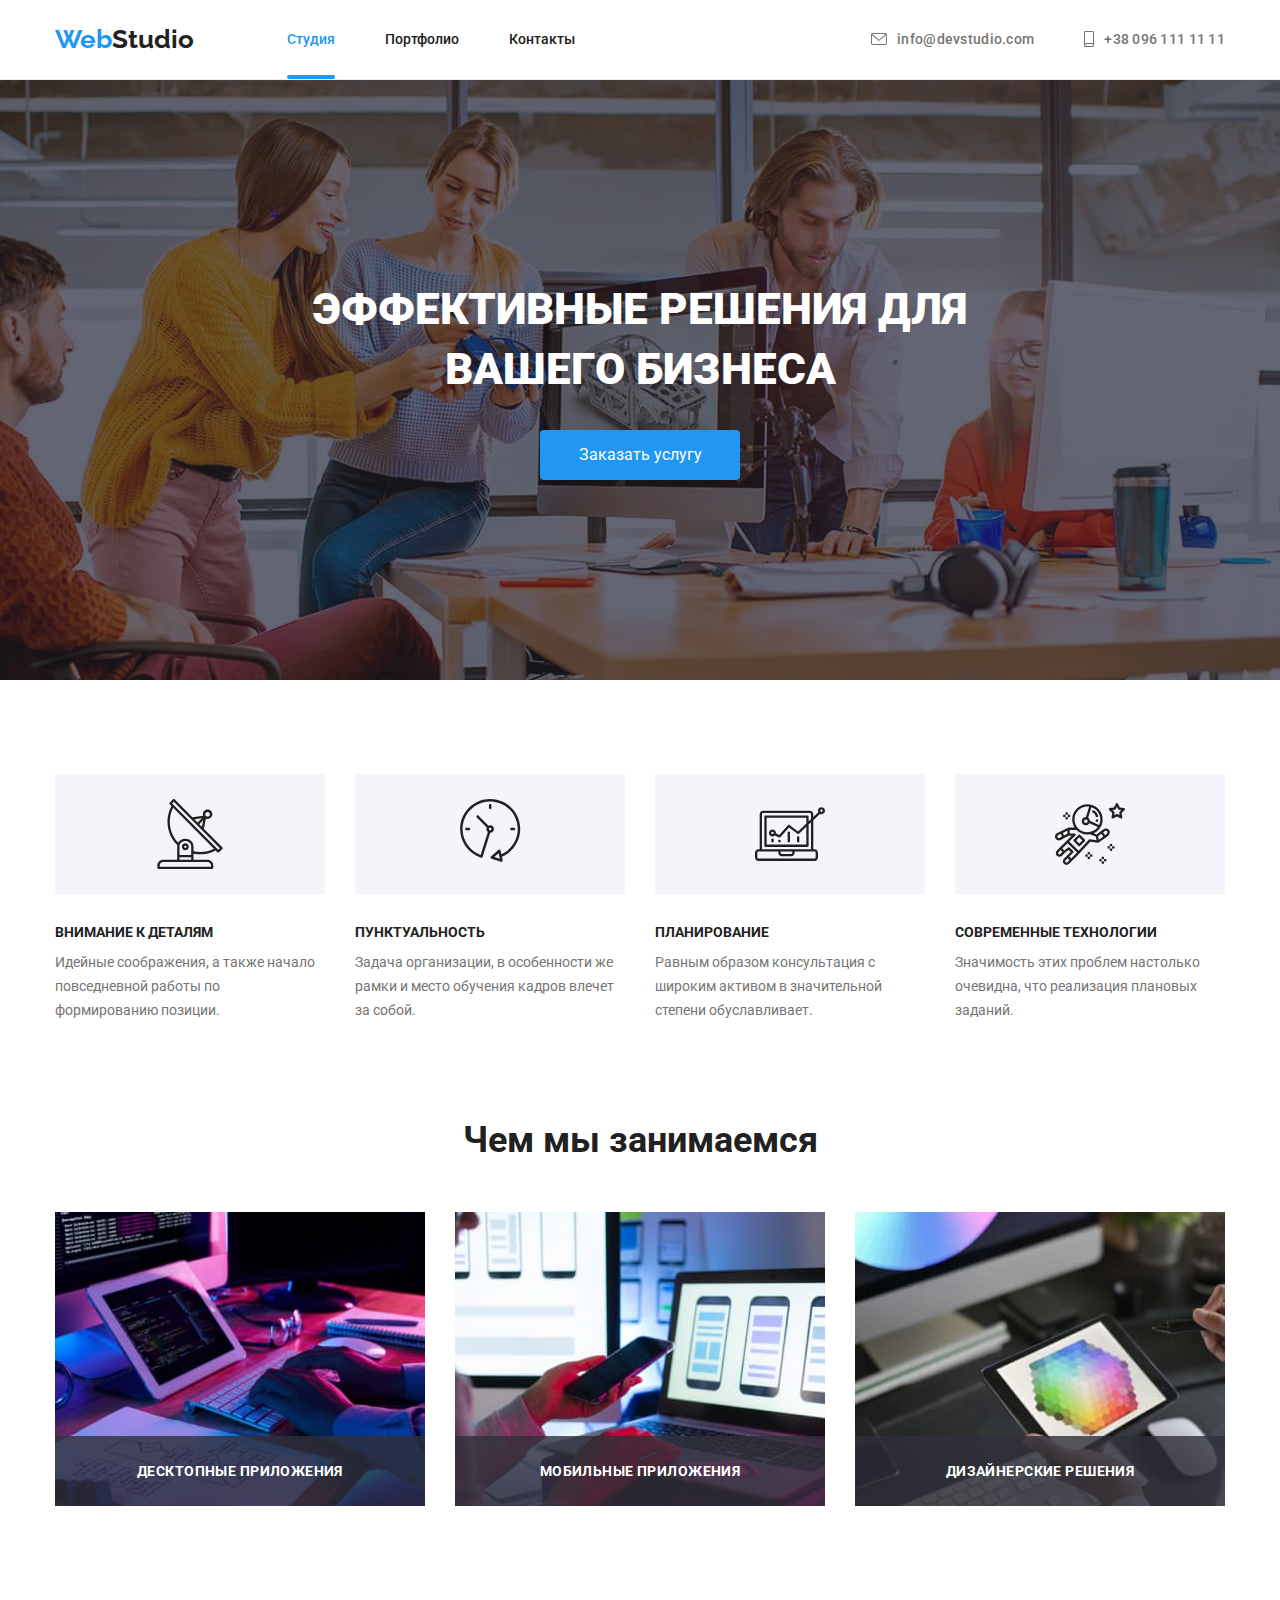
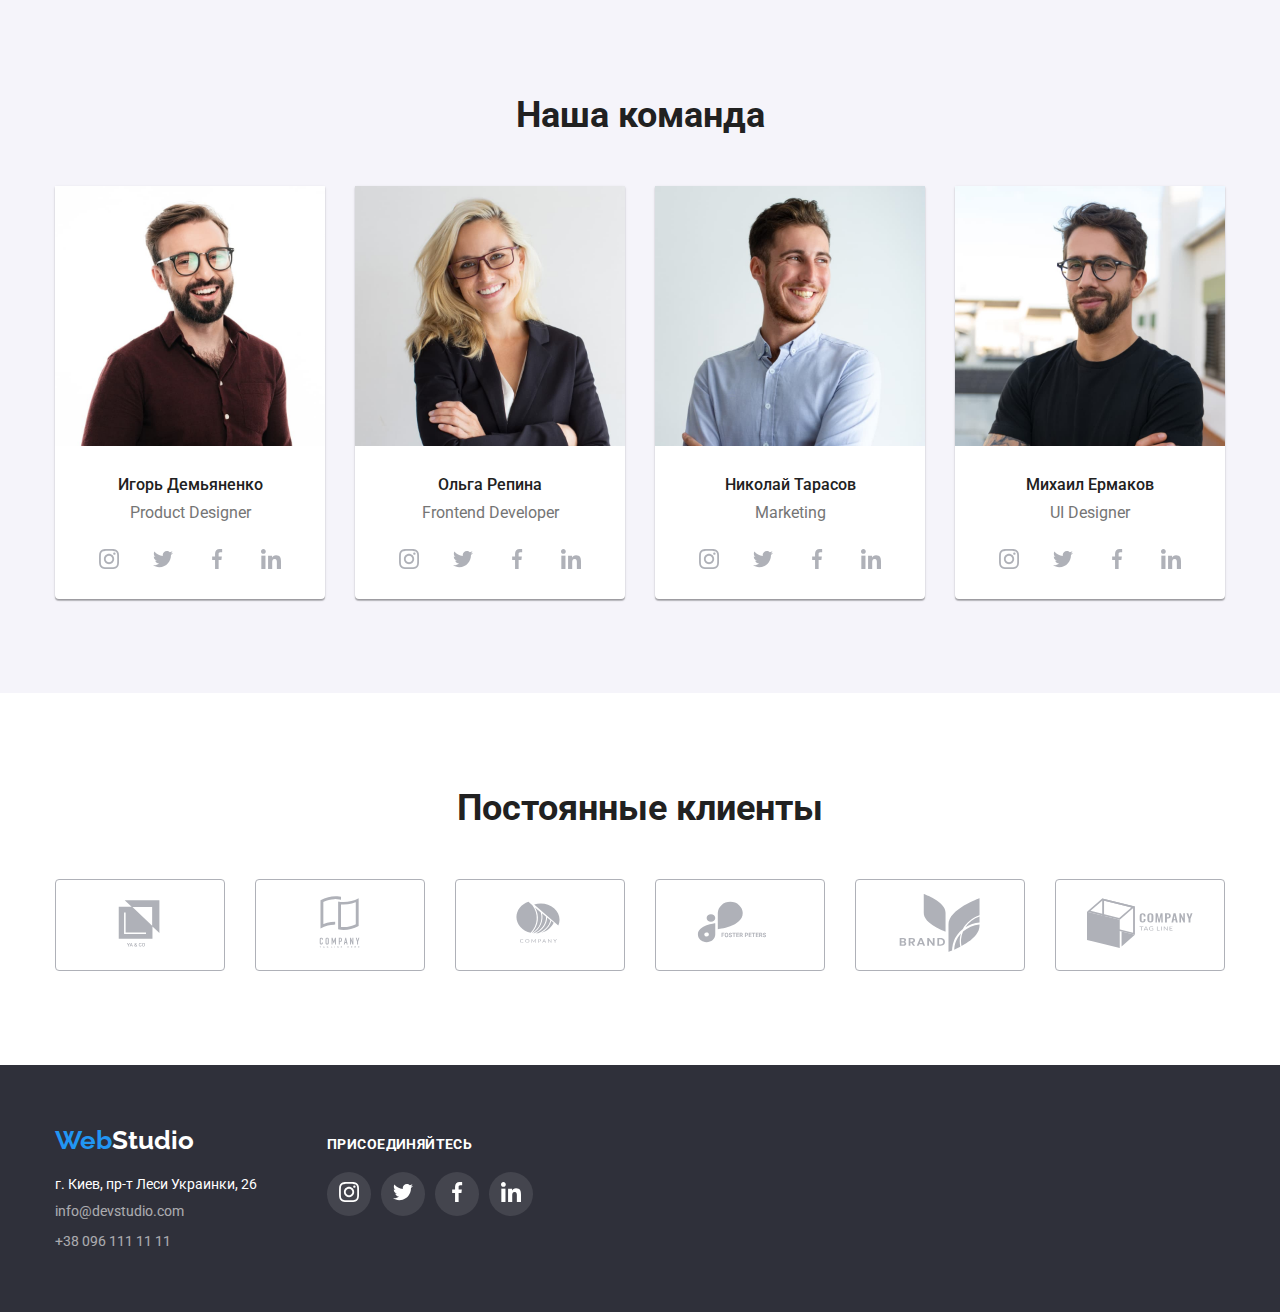
<file: index.html>
<!DOCTYPE html>
<html lang="ru">
  <head>
    <meta charset="UTF-8" />
    <meta http-equiv="X-UA-Compatible" content="IE=edge" />
    <meta name="viewport" content="width=device-width, initial-scale=1.0" />
    <title>Студия</title>
    <link rel="stylesheet" href="./css//modern-normalize.css" />
    <link rel="preconnect" href="https://fonts.gstatic.com" />
    <link
      href="https://fonts.googleapis.com/css2?family=Raleway:wght@700&family=Roboto:wght@400;500;700;900&display=swap"
      rel="stylesheet"
    />
    <link rel="stylesheet" href="./css//styles.css" />
  </head>
  <body>
    <!-- HEADER -->

    <header class="header">
      <div class="container header-container">
        <nav class="nav">
          <a href="./index.html" class="logo link"
            ><span class="accent">Web</span>Studio</a
          >
          <ul class="site-nav list">
            <li class="nav-item">
              <a class="nav-link link curent" href="./index.html">Студия</a>
            </li>
            <li class="nav-item">
              <a class="nav-link link" href="./portfolio.html">Портфолио</a>
            </li>
            <li class="nav-item">
              <a class="nav-link link" href="#">Контакты</a>
            </li>
          </ul>
        </nav>

        <ul class="contacts list">
          <li class="contacts-item">
            <a class="contacts-link link" href="mailto:info@devstudio.com">
              <svg class="contacts-list-icon icon-envelope">
                <use href="./images/icons.svg#icon-envelope"></use>
              </svg>
              info@devstudio.com
            </a>
          </li>
          <li class="contacts-item">
            <a class="contacts-link link" href="tel:+380961111111">
              <svg class="contacts-list-icon icon-smartphone">
                <use href="./images/icons.svg#icon-smartphone"></use>
              </svg>
              +38 096 111 11 11</a
            >
          </li>
        </ul>
      </div>
    </header>

    <!-- MAIN -->

    <main>
      <section class="hero">
        <h1 class="hero-title">Эффективные решения для вашего бизнеса</h1>
        <button class="hero-btn" type="button" data-modal-open>
          Заказать услугу
        </button>

        <div class="backdrop is-hidden" data-modal>
          <div class="modal">
            <div class="modal-cross" data-modal-close>
              <img src="./images/cross.svg" width="11" alt="Крестик" />
            </div>
          </div>
        </div>
      </section>

      <section class="about section">
        <div class="container">
          <h2 class="title visually-hidden">Про компанию</h2>
          <ul class="about-list list">
            <li class="about-list-item">
              <div class="about-list-icon">
                <svg class="about-svg" width="70px" height="70px">
                  <use href="./images/icons.svg#icon-antenna"></use>
                </svg>
              </div>

              <h3 class="about-subtitle">Внимание к деталям</h3>
              <p class="about-description">
                Идейные соображения, а также начало повседневной работы по
                формированию позиции.
              </p>
            </li>
            <li class="about-list-item icon-clock">
              <div class="about-list-icon">
                <svg class="about-svg" width="70px" height="70px">
                  <use href="./images/icons.svg#icon-clock"></use>
                </svg>
              </div>
              <h3 class="about-subtitle">Пунктуальность</h3>
              <p class="about-description">
                Задача организации, в особенности же рамки и место обучения
                кадров влечет за собой.
              </p>
            </li>
            <li class="about-list-item icon-diagram">
              <div class="about-list-icon">
                <svg class="about-svg" width="70px" height="70px">
                  <use href="./images/icons.svg#icon-diagram"></use>
                </svg>
              </div>
              <h3 class="about-subtitle">Планирование</h3>
              <p class="about-description">
                Равным образом консультация с широким активом в значительной
                степени обуславливает.
              </p>
            </li>
            <li class="about-list-item icon-astronaut">
              <div class="about-list-icon">
                <svg class="about-svg" width="70px" height="70px">
                  <use href="./images/icons.svg#icon-astronaut"></use>
                </svg>
              </div>
              <h3 class="about-subtitle">Современные технологии</h3>
              <p class="about-description">
                Значимость этих проблем настолько очевидна, что реализация
                плановых заданий.
              </p>
            </li>
          </ul>
        </div>
      </section>

      <section class="our-work section">
        <div class="container">
          <h2 class="title">Чем мы занимаемся</h2>
          <ul class="our-work-list list">
            <li class="our-work-item">
              <div class="our-overlay">
                <img
                  src="./images/img1.jpg"
                  width="370"
                  alt="Человек работает за компьютером"
                />
                <p>Десктопные приложения</p>
              </div>
            </li>
            <li class="our-work-item">
              <div class="our-overlay">
                <img
                  src="./images/img2.jpg"
                  width="370"
                  alt="Человек с телефон в руке работает за компьютером"
                />
                <p>Мобильные приложения</p>
              </div>
            </li>
            <li class="our-work-item">
              <div class="our-overlay">
                <img
                  src="./images//img3.jpg"
                  width="370"
                  alt="Человек держит в левой руке планшет"
                />
                <p>Дизайнерские решения</p>
              </div>
            </li>
          </ul>
        </div>
      </section>

      <section class="team section">
        <div class="container">
          <h2 class="title">Наша команда</h2>
          <ul class="team-list list">
            <li class="team-item">
              <img
                src="./images/img4.jpg"
                width="270"
                alt="Фотография Игоря Демьяненка"
              />
              <div class="card-info">
                <h3 class="team-subtitle">Игорь Демьяненко</h3>
                <p class="team-description">Product Designer</p>
                <ul class="team-social-list">
                  <li class="team-social-list-item">
                    <a href="" class="social-item-limk">
                      <svg class="social-svg">
                        <use href="./images/icons.svg#icon-instagram"></use>
                      </svg>
                    </a>
                  </li>
                  <li class="team-social-list-item">
                    <a href="" class="social-item-limk">
                      <svg class="social-svg">
                        <use href="./images/icons.svg#icon-twitter"></use>
                      </svg>
                    </a>
                  </li>
                  <li class="team-social-list-item">
                    <a href="" class="social-item-limk">
                      <svg class="social-svg">
                        <use href="./images/icons.svg#icon-facebook"></use>
                      </svg>
                    </a>
                  </li>
                  <li class="team-social-list-item">
                    <a href="" class="social-item-limk">
                      <svg class="social-svg">
                        <use href="./images/icons.svg#icon-linkedin"></use>
                      </svg>
                    </a>
                  </li>
                </ul>
              </div>
            </li>
            <li class="team-item">
              <img
                src="./images/img5.jpg"
                width="270"
                alt="Фотография Ольги Репиной"
              />
              <div class="card-info">
                <h3 class="team-subtitle">Ольга Репина</h3>
                <p class="team-description">Frontend Developer</p>
                <ul class="team-social-list">
                  <li class="team-social-list-item">
                    <a href="" class="social-item-limk">
                      <svg class="social-svg">
                        <use href="./images/icons.svg#icon-instagram"></use>
                      </svg>
                    </a>
                  </li>
                  <li class="team-social-list-item">
                    <a href="" class="social-item-limk">
                      <svg class="social-svg">
                        <use href="./images/icons.svg#icon-twitter"></use>
                      </svg>
                    </a>
                  </li>
                  <li class="team-social-list-item">
                    <a href="" class="social-item-limk">
                      <svg class="social-svg">
                        <use href="./images/icons.svg#icon-facebook"></use>
                      </svg>
                    </a>
                  </li>
                  <li class="team-social-list-item">
                    <a href="" class="social-item-limk">
                      <svg class="social-svg">
                        <use href="./images/icons.svg#icon-linkedin"></use>
                      </svg>
                    </a>
                  </li>
                </ul>
              </div>
            </li>
            <li class="team-item">
              <img
                src="./images/img6.jpg"
                width="270"
                alt="Фотография Николая Тарасова"
              />
              <div class="card-info">
                <h3 class="team-subtitle">Николай Тарасов</h3>
                <p class="team-description">Marketing</p>
                <ul class="team-social-list">
                  <li class="team-social-list-item">
                    <a href="" class="social-item-limk">
                      <svg class="social-svg">
                        <use href="./images/icons.svg#icon-instagram"></use>
                      </svg>
                    </a>
                  </li>
                  <li class="team-social-list-item">
                    <a href="" class="social-item-limk">
                      <svg class="social-svg">
                        <use href="./images/icons.svg#icon-twitter"></use>
                      </svg>
                    </a>
                  </li>
                  <li class="team-social-list-item">
                    <a href="" class="social-item-limk">
                      <svg class="social-svg">
                        <use href="./images/icons.svg#icon-facebook"></use>
                      </svg>
                    </a>
                  </li>
                  <li class="team-social-list-item">
                    <a href="" class="social-item-limk">
                      <svg class="social-svg">
                        <use href="./images/icons.svg#icon-linkedin"></use>
                      </svg>
                    </a>
                  </li>
                </ul>
              </div>
            </li>
            <li class="team-item">
              <img
                src="./images/img7.jpg"
                width="270"
                alt="Фотография Михаила Ермакова"
              />
              <div class="card-info">
                <h3 class="team-subtitle">Михаил Ермаков</h3>
                <p class="team-description">UI Designer</p>
                <ul class="team-social-list">
                  <li class="team-social-list-item">
                    <a href="" class="social-item-limk">
                      <svg class="social-svg">
                        <use href="./images/icons.svg#icon-instagram"></use>
                      </svg>
                    </a>
                  </li>
                  <li class="team-social-list-item">
                    <a href="" class="social-item-limk">
                      <svg class="social-svg">
                        <use href="./images/icons.svg#icon-twitter"></use>
                      </svg>
                    </a>
                  </li>
                  <li class="team-social-list-item">
                    <a href="" class="social-item-limk">
                      <svg class="social-svg">
                        <use href="./images/icons.svg#icon-facebook"></use>
                      </svg>
                    </a>
                  </li>
                  <li class="team-social-list-item">
                    <a href="" class="social-item-limk">
                      <svg class="social-svg">
                        <use href="./images/icons.svg#icon-linkedin"></use>
                      </svg>
                    </a>
                  </li>
                </ul>
              </div>
            </li>
          </ul>
        </div>
      </section>

      <section class="client section">
        <div class="container">
          <h2 class="title">Постоянные клиенты</h2>
          <ul class="client-list">
            <li class="client-item">
              <a href="" class="client-link">
                <svg class="client-svg">
                  <use href="./images/icons.svg#icon-logo1"></use>
                </svg>
              </a>
            </li>
            <li class="client-item">
              <a href="" class="client-link">
                <svg class="client-svg">
                  <use href="./images/icons.svg#icon-logo2"></use>
                </svg>
              </a>
            </li>
            <li class="client-item">
              <a href="" class="client-link">
                <svg class="client-svg">
                  <use href="./images/icons.svg#icon-logo3"></use>
                </svg>
              </a>
            </li>
            <li class="client-item">
              <a href="" class="client-link">
                <svg class="client-svg">
                  <use href="./images/icons.svg#icon-logo4"></use>
                </svg>
              </a>
            </li>
            <li class="client-item">
              <a href="" class="client-link">
                <svg class="client-svg">
                  <use href="./images/icons.svg#icon-logo5"></use>
                </svg>
              </a>
            </li>
            <li class="client-item">
              <a href="" class="client-link">
                <svg class="client-svg">
                  <use href="./images/icons.svg#icon-logo6"></use>
                </svg>
              </a>
            </li>
          </ul>
        </div>
      </section>
    </main>

    <!-- FOOTER -->

    <footer class="footer">
      <div class="container footer-container">
        <div class="footer-left-side">
          <a href="./index.html" class="logo link"
            ><span class="accent">Web</span>Studio</a
          >
          <address class="address">
            <p class="office-address">г. Киев, пр-т Леси Украинки, 26</p>
            <ul class="contacts list">
              <li class="contacts-item">
                <a class="contacts-link link" href="mailto:info@devstudio.com"
                  >info@devstudio.com</a
                >
              </li>
              <li class="contacts-item">
                <a class="contacts-link link" href="tel:+380961111111"
                  >+38 096 111 11 11</a
                >
              </li>
            </ul>
          </address>
        </div>

        <div class="social-footer">
          <h2 class="social-title">Присоединяйтесь</h2>
          <ul class="footer-social">
            <li class="footer-social-item">
              <a href="" class="footer-social-link">
                <svg class="footer-svg">
                  <use href="./images/icons.svg#icon-instagram"></use>
                </svg>
              </a>
            </li>
            <li class="footer-social-item">
              <a href="" class="footer-social-link">
                <svg class="footer-svg">
                  <use href="./images/icons.svg#icon-twitter"></use>
                </svg>
              </a>
            </li>
            <li class="footer-social-item">
              <a href="" class="footer-social-link">
                <svg class="footer-svg">
                  <use href="./images/icons.svg#icon-facebook"></use>
                </svg>
              </a>
            </li>
            <li class="footer-social-item">
              <a href="" class="footer-social-link">
                <svg class="footer-svg">
                  <use href="./images/icons.svg#icon-linkedin"></use>
                </svg>
              </a>
            </li>
          </ul>
        </div>
      </div>
    </footer>

    <script src="./js/modal.js"></script>
  </body>
</html>
</file>
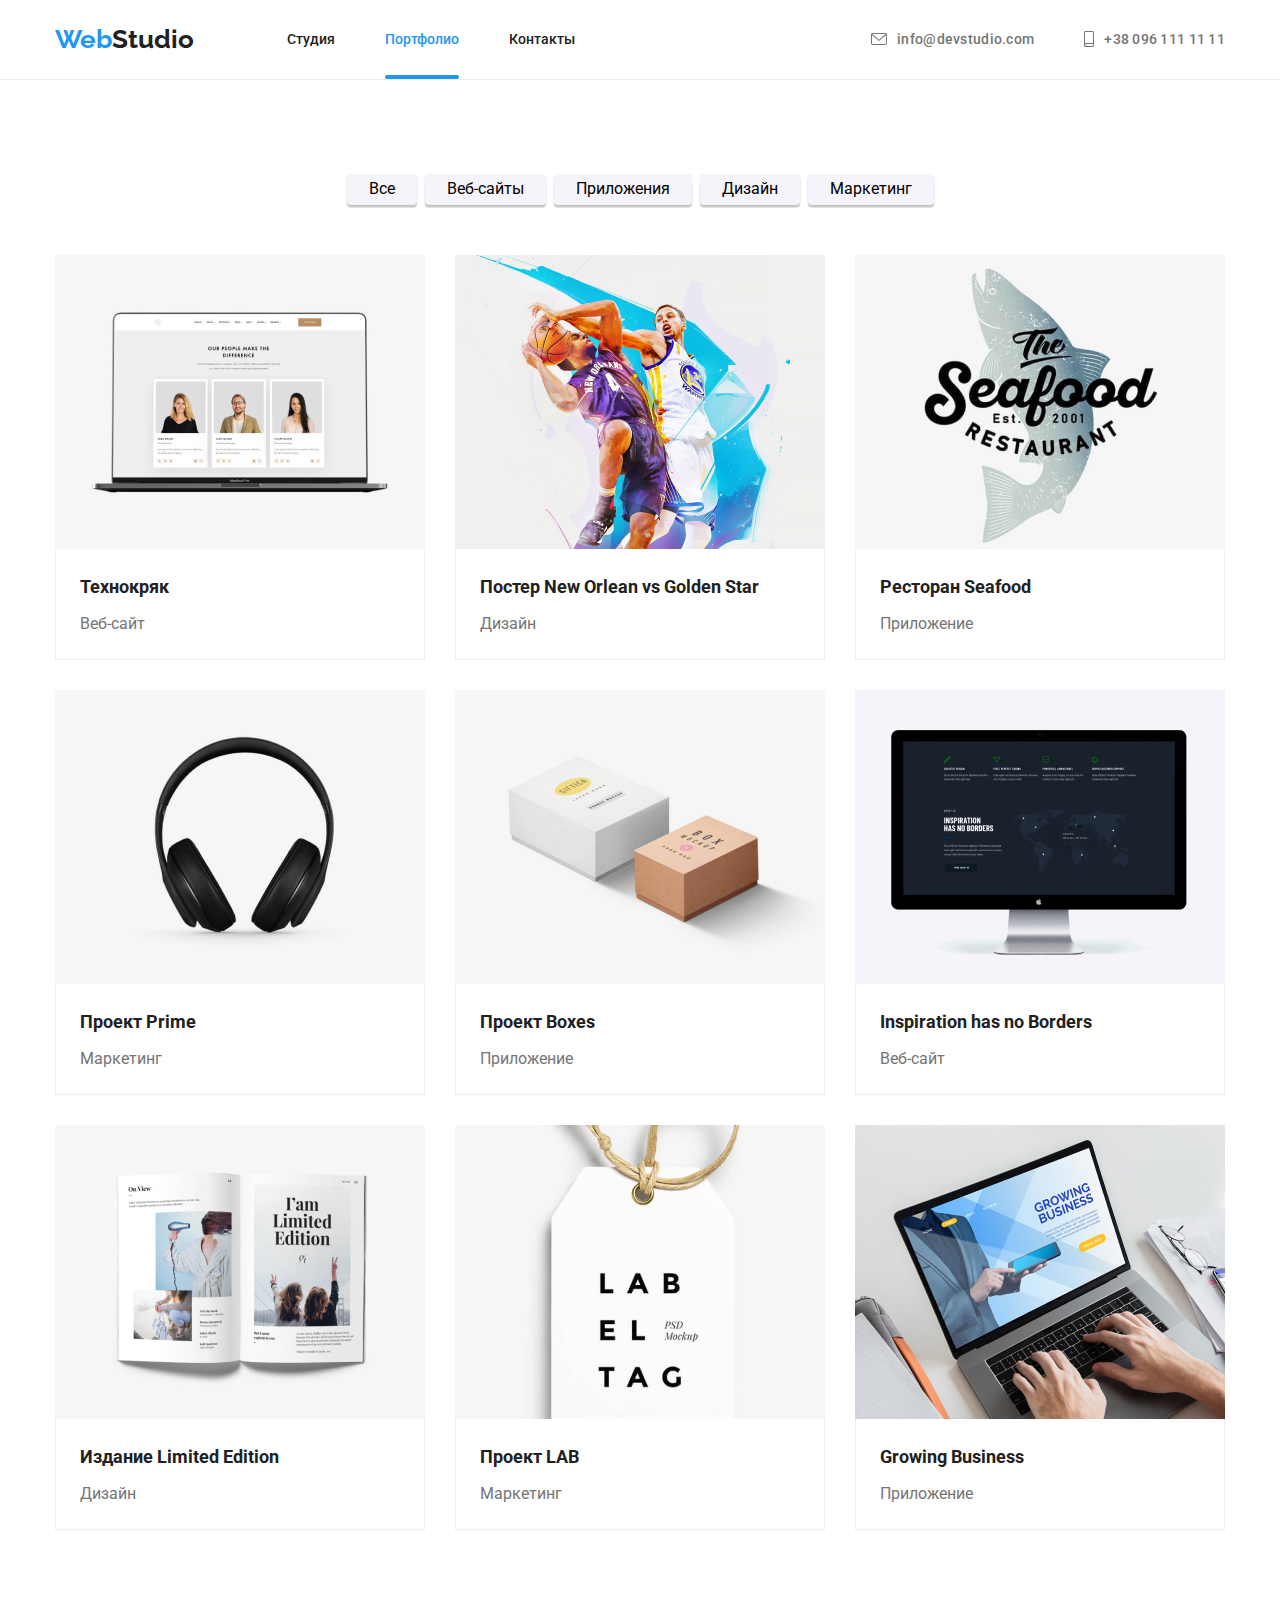
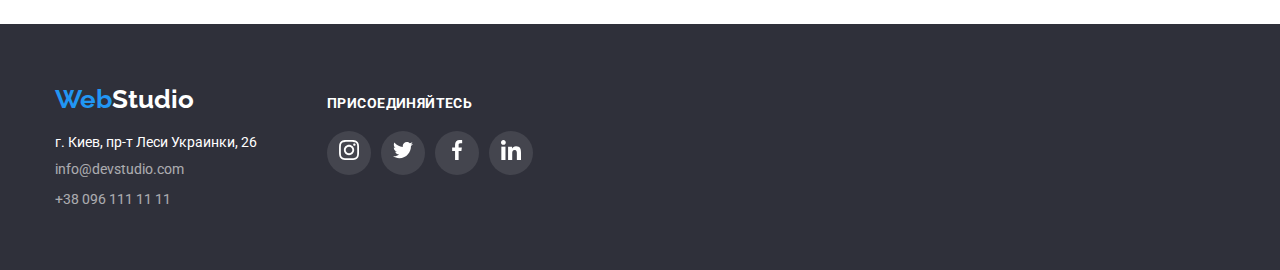
<file: portfolio.html>
<!DOCTYPE html>
<html lang="ru">
  <head>
    <meta charset="UTF-8" />
    <meta http-equiv="X-UA-Compatible" content="IE=edge" />
    <meta name="viewport" content="width=device-width, initial-scale=1.0" />
    <title>Портфолио</title>
    <link rel="stylesheet" href="./css//modern-normalize.css" />

    <link rel="preconnect" href="https://fonts.gstatic.com" />
    <link
      href="https://fonts.googleapis.com/css2?family=Raleway:wght@700&family=Roboto:wght@400;500;700;900&display=swap"
      rel="stylesheet"
    />
    <link rel="stylesheet" href="./css/styles.css" />
  </head>
  <body>
    <!-- HEADER -->

    <header class="header">
      <div class="container header-container">
        <nav class="nav">
          <a href="./index.html" class="logo link"
            ><span class="accent">Web</span>Studio</a
          >
          <ul class="site-nav list">
            <li class="nav-item">
              <a class="nav-link link" href="./index.html">Студия</a>
            </li>
            <li class="nav-item">
              <a class="nav-link link curent" href="./portfolio.html"
                >Портфолио</a
              >
            </li>
            <li class="nav-item">
              <a class="nav-link link" href="#">Контакты</a>
            </li>
          </ul>
        </nav>
        <ul class="contacts list">
          <li class="contacts-item">
            <a class="contacts-link link" href="mailto:info@devstudio.com">
              <svg class="contacts-list-icon icon-envelope">
                <use href="./images/icons.svg#icon-envelope"></use>
              </svg>
              info@devstudio.com
            </a>
          </li>
          <li class="contacts-item">
            <a class="contacts-link link" href="tel:+380961111111">
              <svg class="contacts-list-icon icon-smartphone">
                <use href="./images/icons.svg#icon-smartphone"></use>
              </svg>
              +38 096 111 11 11</a
            >
          </li>
        </ul>
      </div>
    </header>

    <!-- MAIN -->

    <main>
      <section class="section">
        <div class="container">
          <ul class="filtr-nav list">
            <li class="filtr-nav-item"><button type="button">Все</button></li>
            <li class="filtr-nav-item">
              <button type="button">Веб-сайты</button>
            </li>
            <li class="filtr-nav-item">
              <button type="button">Приложения</button>
            </li>
            <li class="filtr-nav-item">
              <button type="button">Дизайн</button>
            </li>
            <li class="filtr-nav-item">
              <button type="button">Маркетинг</button>
            </li>
          </ul>

          <ul class="projects list">
            <li class="projects-item">
              <div class="projects-thumb">
                <img src="./images/img8.jpg" width="370" alt="Ноутбук" />
                <div class="projects-overlay">
                  <p class="overlay-text">
                    Технокряк это современная площадка распространения
                    коронавируса. Компании используют эту платформу для
                    цифрового шпионажа и атак на защищённые сервера конкурентов.
                  </p>
                </div>
              </div>
              <div class="projects-info">
                <h2 class="projects-title">Технокряк</h2>
                <p class="projects-description">Веб-сайт</p>
              </div>
            </li>

            <li class="projects-item">
              <div class="projects-thumb">
                <img
                  src="./images/img9.jpg"
                  width="370"
                  alt="Два игрока в баскетбол"
                />
                <div class="projects-overlay">
                  <p class="overlay-text">
                    Технокряк это современная площадка распространения
                    коронавируса. Компании используют эту платформу для
                    цифрового шпионажа и атак на защищённые сервера конкурентов.
                  </p>
                </div>
              </div>
              <div class="projects-info">
                <h2 class="projects-title">Постер New Orlean vs Golden Star</h2>
                <p class="projects-description">Дизайн</p>
              </div>
            </li>

            <li class="projects-item">
              <div class="projects-thumb">
                <img
                  src="./images/img10.jpg"
                  width="370"
                  alt="Логотип ресторана"
                />
                <div class="projects-overlay">
                  <p class="overlay-text">
                    Технокряк это современная площадка распространения
                    коронавируса. Компании используют эту платформу для
                    цифрового шпионажа и атак на защищённые сервера конкурентов.
                  </p>
                </div>
              </div>
              <div class="projects-info">
                <h2 class="projects-title">Ресторан Seafood</h2>
                <p class="projects-description">Приложение</p>
              </div>
            </li>
            <li class="projects-item">
              <div class="projects-thumb">
                <img src="./images/img11.jpg" width="370" alt="Наушники" />
                <div class="projects-overlay">
                  <p class="overlay-text">
                    Технокряк это современная площадка распространения
                    коронавируса. Компании используют эту платформу для
                    цифрового шпионажа и атак на защищённые сервера конкурентов.
                  </p>
                </div>
              </div>
              <div class="projects-info">
                <h2 class="projects-title">Проект Prime</h2>
                <p class="projects-description">Маркетинг</p>
              </div>
            </li>

            <li class="projects-item">
              <div class="projects-thumb">
                <img
                  src="./images/img12.jpg"
                  width="370"
                  alt="Белая и коричневая коробки"
                />
                <div class="projects-overlay">
                  <p class="overlay-text">
                    Технокряк это современная площадка распространения
                    коронавируса. Компании используют эту платформу для
                    цифрового шпионажа и атак на защищённые сервера конкурентов.
                  </p>
                </div>
              </div>
              <div class="projects-info">
                <h2 class="projects-title">Проект Boxes</h2>
                <p class="projects-description">Приложение</p>
              </div>
            </li>

            <li class="projects-item">
              <div class="projects-thumb">
                <img src="./images/img13.jpg" width="370" alt="Монитор" />
                <div class="projects-overlay">
                  <p class="overlay-text">
                    Технокряк это современная площадка распространения
                    коронавируса. Компании используют эту платформу для
                    цифрового шпионажа и атак на защищённые сервера конкурентов.
                  </p>
                </div>
              </div>
              <div class="projects-info">
                <h2 class="projects-title">Inspiration has no Borders</h2>
                <p class="projects-description">Веб-сайт</p>
              </div>
            </li>

            <li class="projects-item">
              <div class="projects-thumb">
                <img
                  src="./images/img14.jpg"
                  width="370"
                  alt="Открытый буклет"
                />
                <div class="projects-overlay">
                  <p class="overlay-text">
                    Технокряк это современная площадка распространения
                    коронавируса. Компании используют эту платформу для
                    цифрового шпионажа и атак на защищённые сервера конкурентов.
                  </p>
                </div>
              </div>
              <div class="projects-info">
                <h2 class="projects-title">Издание Limited Edition</h2>
                <p class="projects-description">Дизайн</p>
              </div>
            </li>

            <li class="projects-item">
              <div class="projects-thumb">
                <img src="./images/img15.jpg" width="370" alt="Бирка" />
                <div class="projects-overlay">
                  <p class="overlay-text">
                    Технокряк это современная площадка распространения
                    коронавируса. Компании используют эту платформу для
                    цифрового шпионажа и атак на защищённые сервера конкурентов.
                  </p>
                </div>
              </div>
              <div class="projects-info">
                <h2 class="projects-title">Проект LAB</h2>
                <p class="projects-description">Маркетинг</p>
              </div>
            </li>

            <li class="projects-item">
              <div class="projects-thumb">
                <img
                  src="./images/img16.jpg"
                  width="370"
                  alt="Человек работает за ноутбуком"
                />
                <div class="projects-overlay">
                  <p class="overlay-text">
                    Технокряк это современная площадка распространения
                    коронавируса. Компании используют эту платформу для
                    цифрового шпионажа и атак на защищённые сервера конкурентов.
                  </p>
                </div>
              </div>
              <div class="projects-info">
                <h2 class="projects-title">Growing Business</h2>
                <p class="projects-description">Приложение</p>
              </div>
            </li>
          </ul>
        </div>
      </section>
    </main>

    <!-- FOOTER -->

    <footer class="footer">
      <div class="container footer-container">
        <div class="footer-left-side">
          <a href="./index.html" class="logo link"
            ><span class="accent">Web</span>Studio</a
          >
          <address class="address">
            <p class="office-address">г. Киев, пр-т Леси Украинки, 26</p>
            <ul class="contacts list">
              <li class="contacts-item">
                <a class="contacts-link link" href="mailto:info@devstudio.com"
                  >info@devstudio.com</a
                >
              </li>
              <li class="contacts-item">
                <a class="contacts-link link" href="tel:+380961111111"
                  >+38 096 111 11 11</a
                >
              </li>
            </ul>
          </address>
        </div>

        <div class="social-footer">
          <h2 class="social-title">Присоединяйтесь</h2>
          <ul class="footer-social">
            <li class="footer-social-item">
              <a href="" class="footer-social-link">
                <svg class="footer-svg">
                  <use href="./images/icons.svg#icon-instagram"></use>
                </svg>
              </a>
            </li>
            <li class="footer-social-item">
              <a href="" class="footer-social-link">
                <svg class="footer-svg">
                  <use href="./images/icons.svg#icon-twitter"></use>
                </svg>
              </a>
            </li>
            <li class="footer-social-item">
              <a href="" class="footer-social-link">
                <svg class="footer-svg">
                  <use href="./images/icons.svg#icon-facebook"></use>
                </svg>
              </a>
            </li>
            <li class="footer-social-item">
              <a href="" class="footer-social-link">
                <svg class="footer-svg">
                  <use href="./images/icons.svg#icon-linkedin"></use>
                </svg>
              </a>
            </li>
          </ul>
        </div>
      </div>
    </footer>
  </body>
</html>
</file>
<file: css/styles.css>
:root {
  --black-color: #212121;
  --blue-color: #2196f3;
  --grey-color: #757575;
  --white-color: #ffffff;
  --background-color: #2f303a;
  --light-white-color: #f5f4fa;
  --svg-color: #afb1b8;
}

body {
  font-family: "Roboto", sans-serif;
  color: var(--black-color);
}

.link {
  text-decoration: none;
  color: var(--black-color);
}

.list {
  list-style: none;
}

/* ========== COMPONENTS ========== */

.accent {
  color: var(--blue-color);
}

.contacts {
  font-weight: 500;
  font-size: 14px;
  line-height: 1.5;
}

.title {
  font-weight: 700;
  font-size: 36px;
  line-height: 1.17;
  text-align: center;
}

.curent {
  color: var(--blue-color);
}

.curent::before {
  position: absolute;
  content: "";
  height: 4px;
  width: 100%;
  background: var(--blue-color);
  bottom: 0;
  left: 0;
  border-radius: 2px;
}

.container {
  margin-left: auto;
  margin-right: auto;
  width: 1200px;
  padding-left: 15px;
  padding-right: 15px;
}

.section {
  padding-top: 94px;
  padding-bottom: 94px;
}

img {
  display: block;
}

.visually-hidden {
  position: absolute;
  width: 1px;
  height: 1px;
  margin: -1px;
  border: 0;
  padding: 0;

  white-space: nowrap;
  clip-path: inset(100%);
  clip: rect(0 0 0 0);
  overflow: hidden;
}

.contacts-list-icon {
  margin-right: 10px;
  fill: currentColor;
}

.icon-envelope {
  width: 16px;
  height: 12px;
}

.icon-smartphone {
  width: 10px;
  height: 16px;
}

.about-list-icon {
  display: flex;
  background-color: var(--light-white-color);
  width: 270px;
  height: 120px;
  align-items: center;
  justify-content: center;
  margin-bottom: 30px;
}

.about-svg {
  fill: var(--black-color);
}

svg {
  fill: var(--svg-color);
}
/* ========== END COMPONENTS ========== */

/* ========== HEADER ========== */
.header {
  padding-top: 24px;
  padding-bottom: 25px;
  border-bottom: 1px solid #ececec;
}
.header-container {
  display: flex;
  align-items: center;
  justify-content: space-between;
}

.logo {
  font-family: "Raleway", sans-serif;
  font-weight: 700;
  font-size: 26px;
  line-height: 1.17;
}

.nav {
  display: flex;
  align-items: center;
}

.nav-item:not(:last-child),
.contacts-item:not(:last-child) {
  margin-right: 50px;
}

.site-nav {
  margin-left: 93px;
  font-weight: 500;
  font-size: 14px;
  line-height: 1.17;
}

.site-nav,
.header .contacts {
  display: flex;
  align-items: center;
}

.nav-link {
  position: relative;
  padding-top: 32px;
  padding-bottom: 32px;
  transition-property: color;
  transition-duration: 250ms;
  transition-timing-function: cubic-bezier(0.4, 0, 0.2, 1);
}

.nav-link::after {
  position: absolute;
  content: "";
  height: 4px;
  width: 100%;
  background: var(--blue-color);
  bottom: 0;
  left: 0;
  border-radius: 2px;
  transition: transform 250ms cubic-bezier(0.4, 0, 0.2, 1);
  transform: scaleX(0);
}

.nav-link:hover,
.nav-link:focus {
  opacity: 1;
  color: var(--blue-color);
}

.nav-item:hover .nav-link::after {
  transform: scaleX(1);
}

.header .contacts-link {
  color: var(--grey-color);
  display: flex;
  align-items: center;
  font-weight: 500;
  font-size: 14px;
  line-height: 1.17;
  letter-spacing: 0.02em;
  padding: 0;
  transition: color 250ms cubic-bezier(0.4, 0, 0.2, 1);
}

.contacts-link:hover,
.contacts-link:focus {
  color: var(--blue-color);
}
/* ========== END HEADER ========== */

/* ========== MAIN ========== */
.hero {
  text-align: center;
  background-image: linear-gradient(
      to right,
      rgba(47, 48, 58, 0.4),
      rgba(47, 48, 58, 0.4)
    ),
    url("../../images/bg.jpg");
  background-color: #c4c4c4;
  max-width: 1600px;
  margin-left: auto;
  margin-right: auto;
  height: 600px;
  padding-top: 200px;
  padding-bottom: 200px;
  background-repeat: no-repeat;
  background-position: center;
  background-size: cover;
}

.hero-title {
  font-weight: 900;
  font-size: 44px;
  line-height: 1.36;
  text-transform: uppercase;
  color: var(--white-color);
  margin-bottom: 30px;
  width: 696px;
  margin-left: auto;
  margin-right: auto;
}

.hero-btn {
  background-color: var(--blue-color);
  color: var(--white-color);
  width: 200px;
  height: 50px;
  border-radius: 4px;
  border: 0;
  transition-property: background-color;
  transition-duration: 250ms;
  transition-timing-function: cubic-bezier(0.4, 0, 0.2, 1);
}

.hero-btn:hover,
.hero-btn:focus {
  background-color: #188ce8;
}

.backdrop {
  position: fixed;
  top: 0;
  left: 0;
  width: 100%;
  height: 100%;
  background: rgba(0, 0, 0, 0.2);
  z-index: 999;
  opacity: 1;
  transition: opacity 250ms cubic-bezier(0.4, 0, 0.2, 1);
}

.backdrop.is-hidden {
  opacity: 0;
  pointer-events: none;
}

.backdrop.is-hidden .modal {
  transform: translate(-50%, -50%) scale(0.5);
}

.modal {
  position: absolute;
  top: 50%;
  left: 50%;
  transform: translate(-50%, -50%) scale(1);
  min-width: 528px;
  min-height: 581px;
  background: var(--white-color);
  box-shadow: 0px 1px 3px rgba(0, 0, 0, 0.12), 0px 1px 1px rgba(0, 0, 0, 0.14),
    0px 2px 1px rgba(0, 0, 0, 0.2);
  border-radius: 4px;
  transition: transform 250ms cubic-bezier(0.4, 0, 0.2, 1);
}

.modal-cross {
  position: absolute;
  display: flex;
  justify-content: center;
  align-items: center;
  width: 30px;
  height: 30px;
  border-radius: 50%;
  border: 1px solid rgba(0, 0, 0, 0.1);
  top: 0;
  right: 0;
  margin-top: 8px;
  margin-right: 8px;
}

.about {
  padding-bottom: 0;
}

.about-list {
  display: flex;
}

.about-subtitle {
  font-weight: 700;
  font-size: 14px;
  line-height: 1.17;
  text-transform: uppercase;
  margin-bottom: 10px;
}

.about-description {
  color: var(--grey-color);
  font-size: 14px;
  line-height: 1.71;
}

.about-list-item {
  max-width: 270px;
  height: 251px;
}

.about-list-item:not(:last-child) {
  margin-right: 30px;
}

.our-work .title,
.team .title {
  text-align: center;
  margin-bottom: 50px;
}
.our-work-list {
  display: flex;
}

.our-work-item:not(:last-child),
.team-item:not(:last-child) {
  margin-right: 30px;
}

.our-overlay {
  position: relative;
}

.our-overlay p {
  position: absolute;
  left: 0;
  bottom: 0;
  padding-top: 27px;
  width: 100%;
  height: 70px;
  font-weight: 700;
  font-size: 14px;
  line-height: 16px;
  text-align: center;
  letter-spacing: 0.03em;
  text-transform: uppercase;
  color: var(--white-color);
  background: rgba(47, 48, 58, 0.8);
}

.team {
  background-color: var(--light-white-color);
}

.team-subtitle {
  font-weight: 500;
  font-size: 16px;
  line-height: 1.17;
  text-align: center;
}

.team-description {
  color: var(--grey-color);
  font-size: 16px;
  line-height: 1.17;
  margin-top: 10px;
  text-align: center;
  margin-bottom: 16px;
}

.team-item {
  background-color: var(--white-color);
  box-shadow: 0px 1px 3px rgba(0, 0, 0, 0.12), 0px 1px 1px rgba(0, 0, 0, 0.14),
    0px 2px 1px rgba(0, 0, 0, 0.2);
  border-radius: 0px 0px 4px 4px;
  max-width: 270px;
}

.team-list {
  display: flex;
}

.team-social-list {
  display: flex;
  padding-right: 32px;
  padding-left: 32px;
  justify-content: space-between;
  margin: 0 auto;
}

.team-social-list-item {
  display: flex;
  width: 44px;
  height: 44px;
  align-items: center;
  justify-content: center;
  border-radius: 50%;
  transition: background-color 250ms cubic-bezier(0.4, 0, 0.2, 1);
}

.team-social-list-item:hover,
.team-social-list-item:focus {
  background-color: var(--blue-color);
}

.team-social-list-item:hover .social-svg,
.team-social-list-item:focus .social-svg {
  fill: var(--white-color);
}

.social-svg {
  width: 20px;
  height: 20px;
  transition: fill 250ms cubic-bezier(0.4, 0, 0.2, 1);
}

.card-info {
  padding-top: 30px;
  padding-bottom: 16px;
}

.client-list {
  margin-top: 50px;
  display: flex;
  justify-content: space-between;
}

.client-item {
  display: flex;
  width: 170px;
  height: 92px;
  align-items: center;
  justify-content: center;
  border: 1px solid var(--svg-color);
  border-radius: 4px;
  transition: border 250ms cubic-bezier(0.4, 0, 0.2, 1);
}

.client-svg {
  width: 106px;
  height: 60px;
  transition: fill 250ms cubic-bezier(0.4, 0, 0.2, 1);
}

.client-item:hover,
.client-item:focus {
  border: 1px solid var(--blue-color);
}

.client-item:hover .client-svg,
.client-item:focus .client-svg {
  fill: var(--blue-color);
}

/* PORTFOLIO.HTML */

.filtr-nav {
  display: flex;
  justify-content: center;
  margin-bottom: 50px;
}

.filtr-nav button {
  cursor: pointer;
  background-color: var(--light-white-color);
  padding: 6px 22px 6px 22px;
  border-radius: 4px;
  box-shadow: 0px 3px 1px rgb(0 0 0 / 10%), 0px 1px 2px rgb(0 0 0 / 8%),
    0px 2px 2px rgb(0 0 0 / 12%);
  border: 0;
  transition: background-color 250ms cubic-bezier(0.4, 0, 0.2, 1),
    color 250ms cubic-bezier(0.4, 0, 0.2, 1),
    box-shadow 250ms cubic-bezier(0.4, 0, 0.2, 1);
}

.filtr-nav button:hover,
.filtr-nav button:focus {
  background-color: var(--blue-color);
  color: var(--white-color);
  box-shadow: 0px 4px 4px 0px rgba(0, 0, 0, 0.25);
}

.filtr-nav-item:not(:last-child) {
  margin-right: 8px;
}

.projects {
  display: flex;
  flex-wrap: wrap;
  margin-right: -30px;
  margin-top: -30px;
}

.projects-item {
  margin-right: 30px;
  margin-top: 30px;
  flex-basis: calc(100% / 3 - 30px);
}

.projects-item:hover,
.projects-item:focus {
  box-shadow: 0px 4px 4px 0px rgba(0, 0, 0, 0.25);
}

.projects-title {
  font-weight: 700;
  font-size: 18px;
  line-height: 2;
  margin-bottom: 4px;
}

.projects-description {
  color: var(--grey-color);
  font-size: 16px;
  line-height: 1.87;
}

.projects-info {
  border-left: 1px solid #eeeeee;
  border-right: 1px solid #eeeeee;
  border-bottom: 1px solid #eeeeee;
  padding: 20px 24px 20px 24px;
}

.projects-thumb {
  position: relative;
  display: flex;
  overflow: hidden;
}

.projects-overlay {
  position: absolute;
  width: 100%;
  height: 100%;
  background: rgba(33, 150, 243, 0.9);
  transform: translateY(100%);
  transition: transform 250ms cubic-bezier(0.4, 0, 0.2, 1);
  display: flex;
  justify-content: center;
  align-items: center;
}

.overlay-text {
  width: 322px;
  font-style: normal;
  font-weight: normal;
  font-size: 18px;
  line-height: 28px;
  letter-spacing: 0.03em;
  color: var(--white-color);
}

.projects-item:hover .projects-overlay {
  transform: translateY(0);
}

/* ========== END MAIN ========== */

/* ========== FOOTER ========== */

.footer {
  background-color: var(--background-color);
  padding-top: 60px;
  padding-bottom: 60px;
}

.footer-container {
  display: flex;
  align-items: baseline;
}

.footer .contacts-link {
  color: var(--white-color);
  font-weight: 400;
  font-size: 14px;
  line-height: 1.17;
  opacity: 0.6;
  transition: opacity 250ms cubic-bezier(0.4, 0, 0.2, 1),
    color 250ms cubic-bezier(0.4, 0, 0.2, 1);
}

.footer .contacts-link:hover,
.footer .contacts-link:focus {
  color: var(--blue-color);
  opacity: 1;
}

.footer .logo {
  color: var(--white-color);
}

.office-address {
  color: var(--white-color);
  font-size: 14px;
  line-height: 1.17;
}

.address {
  font-style: normal;
  margin-top: 20px;
}

.office-address,
.footer .contacts-item:not(:last-child) {
  margin-bottom: 9px;
}

.social-title {
  display: block;
  font-weight: 700;
  font-size: 14px;
  line-height: 1.15;
  letter-spacing: 0.03em;
  margin-bottom: 20px;
  color: var(--white-color);
  text-transform: uppercase;
}

.social-footer {
  margin-left: 70px;
}

.footer-social {
  display: flex;
  margin: 0 auto;
}

.footer-social-item {
  display: flex;
  width: 44px;
  height: 44px;
  align-items: center;
  justify-content: center;
  border-radius: 50%;
  background-color: rgba(255, 255, 255, 0.1);
  transition: background-color 250ms cubic-bezier(0.4, 0, 0.2, 1);
}

.footer-social-item:not(:last-child) {
  margin-right: 10px;
}

.footer-svg {
  width: 20px;
  height: 20px;
  fill: var(--white-color);
}

.footer-social-item:hover,
.footer-social-item:focus {
  background-color: var(--blue-color);
}

/* ========== END FOOTER ========== */
</file>
